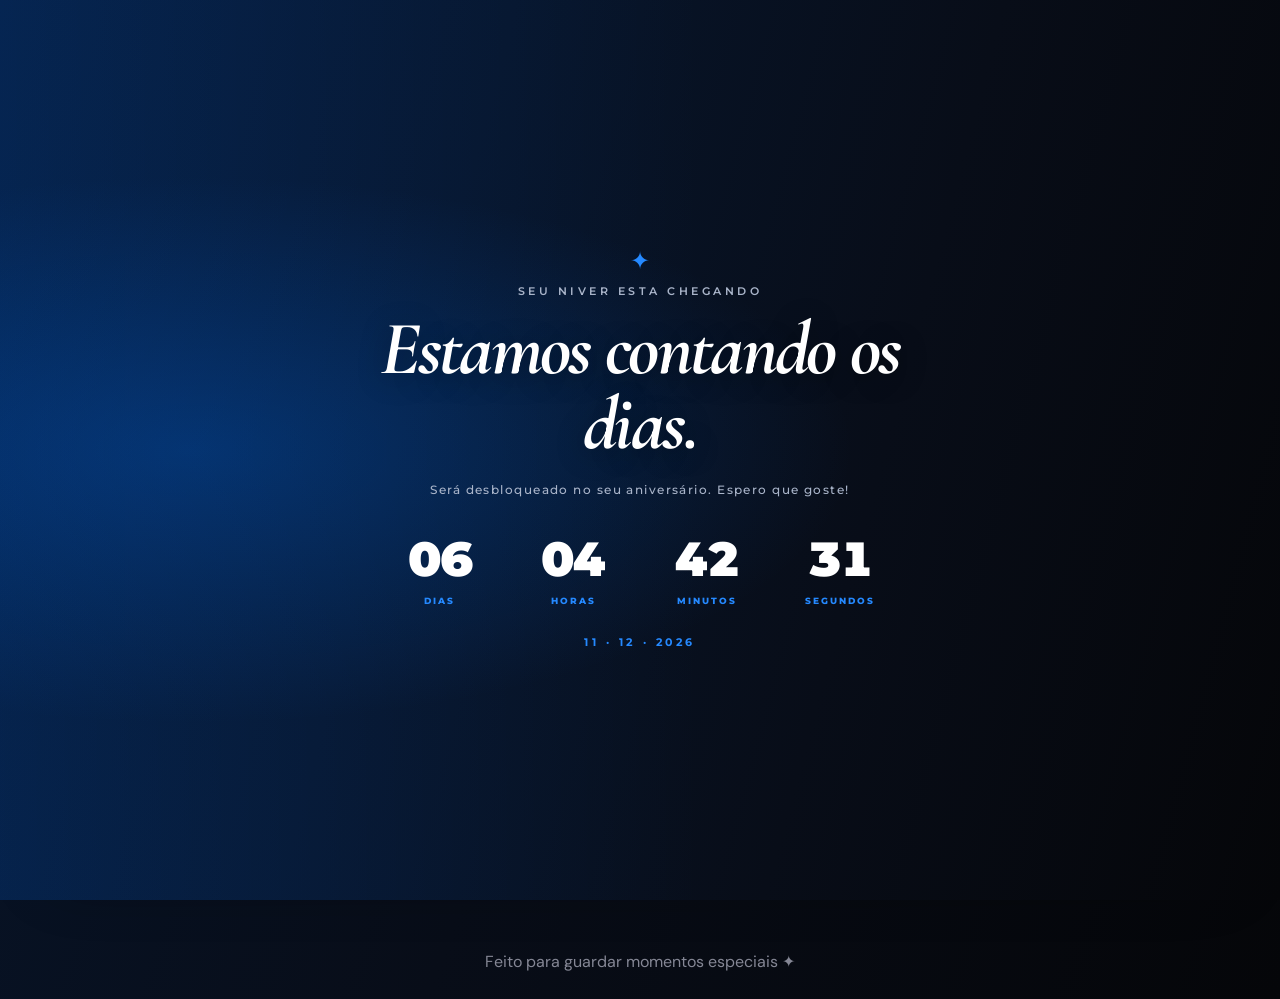
<file: index.html>
<!DOCTYPE html>
<html lang="pt-br">
<head>
  <meta charset="UTF-8">
  <meta name="viewport" content="width=device-width, initial-scale=1.0">
  <meta name="theme-color" content="#10131d">
  <title>Um dia especial</title>
  <link rel="stylesheet" href="style.css">
</head>
<body>
<header>
  <h1>Um dia especial</h1>
  <nav class="Inicio">
    <a href="index.html" class="ativo">Início</a>
    <a href="catalogo.html">Galeria</a>
    <a href="top.html">Nosso mundo</a>
    <a href="posts.html">Livro</a>
    <a href="sobre.html">Meta</a>
  </nav>
</header>

<main>
  <section class="hero-slides" aria-label="Apresentação especial">
    <article class="slide ativo">
      <img src="IMG-20261101-WA0033.jpg" alt="">
      <div class="slide-conteudo">
        <span class="selo">Uma data para celebrar</span>
        <h2>Hoje é sobre você</h2>
        <p>Memorias que guardo com carinho</p>
        <div class="slide-acoes">
          <a class="botao" href="catalogo.html">Ver memórias</a>
          <a class="botao botao-secundario" href="posts.html">Abrir nosso livro</a>
        </div>
      </div>
    </article>
    <article class="slide">
      <img src="IMG-20260106-WA0023.jpg" alt="">
      <div class="slide-conteudo">
        <span class="selo">Grandes momentos</span>
        <h2>Uma coleção de lembranças</h2>
        <p>Momentos Especiais</p>
        <div class="slide-acoes">
          <a class="botao" href="catalogo.html">Explorar galeria</a>
        </div>
      </div>
    </article>
    <article class="slide">
      <img src="tlou2.jpg" alt="">
      <div class="slide-conteudo">
        <span class="selo">Tudo que faz parte de você</span>
        <h2>Seu mundo, do seu jeito</h2>
        <p>Filmes, séries, jogos, músicas</p>
        <div class="slide-acoes">
          <a class="botao" href="top.html">Conhecer nosso mundo</a>
        </div>
      </div>
    </article>
    <div class="controles-slides">
      <div class="pontos-slides" id="pontos-slides">
        <button class="ponto-slide ativo" aria-label="Slide 1"></button>
        <button class="ponto-slide" aria-label="Slide 2"></button>
        <button class="ponto-slide" aria-label="Slide 3"></button>
      </div>
      <button type="button" id="slide-anterior" aria-label="Slide anterior">‹</button>
      <button type="button" id="slide-proximo" aria-label="Próximo slide">›</button>
    </div>
  </section>

  
</main>
<footer>Feito para guardar momentos especiais ✦</footer>

<script>
(() => {
  const slides = [...document.querySelectorAll('.slide')];
  const dots = [...document.querySelectorAll('.ponto-slide')];
  let atual = 0;
  let trocaAutomatica;
  function mostrar(indice) {
    atual = (indice + slides.length) % slides.length;
    slides.forEach((slide, i) => slide.classList.toggle('ativo', i === atual));
    dots.forEach((dot, i) => dot.classList.toggle('ativo', i === atual));
  }
  function reiniciar() {
    clearInterval(trocaAutomatica);
    trocaAutomatica = setInterval(() => mostrar(atual + 1), 6500);
  }
  document.getElementById('slide-anterior').addEventListener('click', () => { mostrar(atual - 1); reiniciar(); });
  document.getElementById('slide-proximo').addEventListener('click', () => { mostrar(atual + 1); reiniciar(); });
  dots.forEach((dot, i) => dot.addEventListener('click', () => { mostrar(i); reiniciar(); }));
  reiniciar();
})();
</script>

<div id="birthday-lock" role="dialog" aria-modal="true" aria-labelledby="titulo-contagem">
  <div class="countdown-card">
    <div class="countdown-star">✦</div>
    <span class="selo">Seu niver esta chegando</span>
    <h2 id="titulo-contagem">Estamos contando os dias.</h2>
    <p>Será desbloqueado no seu aniversário. Espero que goste!</p>
    <div class="contagem" aria-live="polite">
      <div class="tempo"><strong id="dias">00</strong><span>Dias</span></div>
      <div class="tempo"><strong id="horas">00</strong><span>Horas</span></div>
      <div class="tempo"><strong id="minutos">00</strong><span>Minutos</span></div>
      <div class="tempo"><strong id="segundos">00</strong><span>Segundos</span></div>
    </div>
    <div class="data-aniversario">11 · 12 · 2026</div>
  </div>
</div>

<script src="script.js"></script>
</body>
</html>
</file>
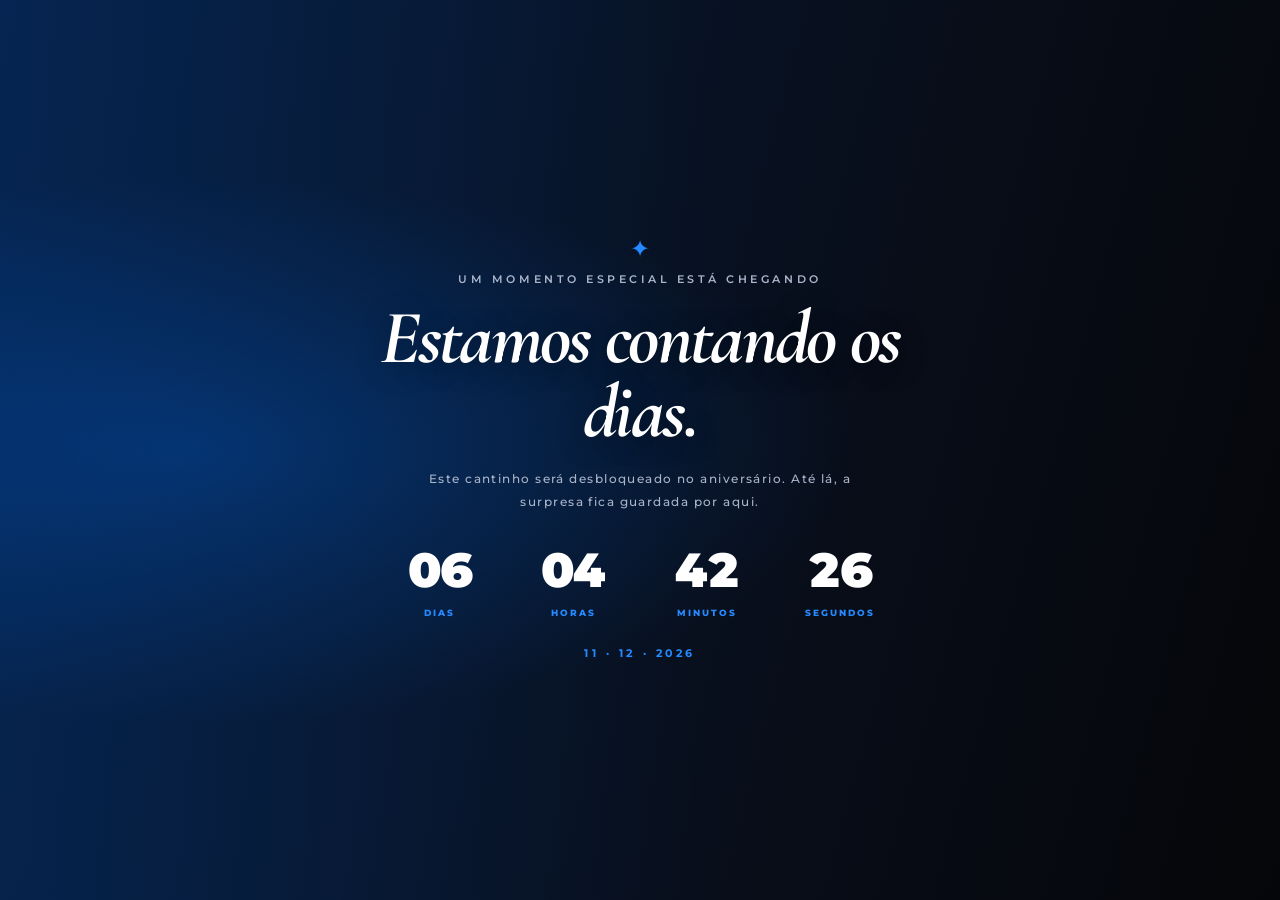
<file: sobre.html>
<!DOCTYPE html>
<html lang="pt-br">
<head>
  <meta charset="UTF-8">
  <meta name="viewport" content="width=device-width, initial-scale=1.0">
  <title>Metas e sonhos</title>
  <link rel="stylesheet" href="style.css">
</head>
<body>
<header>
  <h1>Metas & sonhos</h1>
  <nav class="Inicio">
    <a href="index.html">Início</a>
    <a href="catalogo.html">Galeria</a>
    <a href="top.html">Nosso mundo</a>
    <a href="posts.html">Livro</a>
    <a href="sobre.html" class="ativo">Metas</a>
  </nav>
</header>
<main class="pagina-metas">
  <section class="metas-card">
    <span class="selo">O que ainda vem pela frente</span>
    <h2>Nossos próximos capítulos</h2>
    <p>Um espaço para reunir sonhos, planos e experiências que ainda queremos viver.</p>
    <div class="linha"></div>
  </section>
</main>
<footer></footer>

<div id="birthday-lock" role="dialog" aria-modal="true" aria-labelledby="titulo-contagem">
  <div class="countdown-card">
    <div class="countdown-star">✦</div>
    <span class="selo">Um momento especial está chegando</span>
    <h2 id="titulo-contagem">Estamos contando os dias.</h2>
    <p>Este cantinho será desbloqueado no aniversário. Até lá, a surpresa fica guardada por aqui.</p>
    <div class="contagem" aria-live="polite">
      <div class="tempo"><strong id="dias">00</strong><span>Dias</span></div>
      <div class="tempo"><strong id="horas">00</strong><span>Horas</span></div>
      <div class="tempo"><strong id="minutos">00</strong><span>Minutos</span></div>
      <div class="tempo"><strong id="segundos">00</strong><span>Segundos</span></div>
    </div>
    <div class="data-aniversario">11 · 12 · 2026</div>
  </div>
</div>

<script src="script.js"></script>
</body>
</html>
</file>
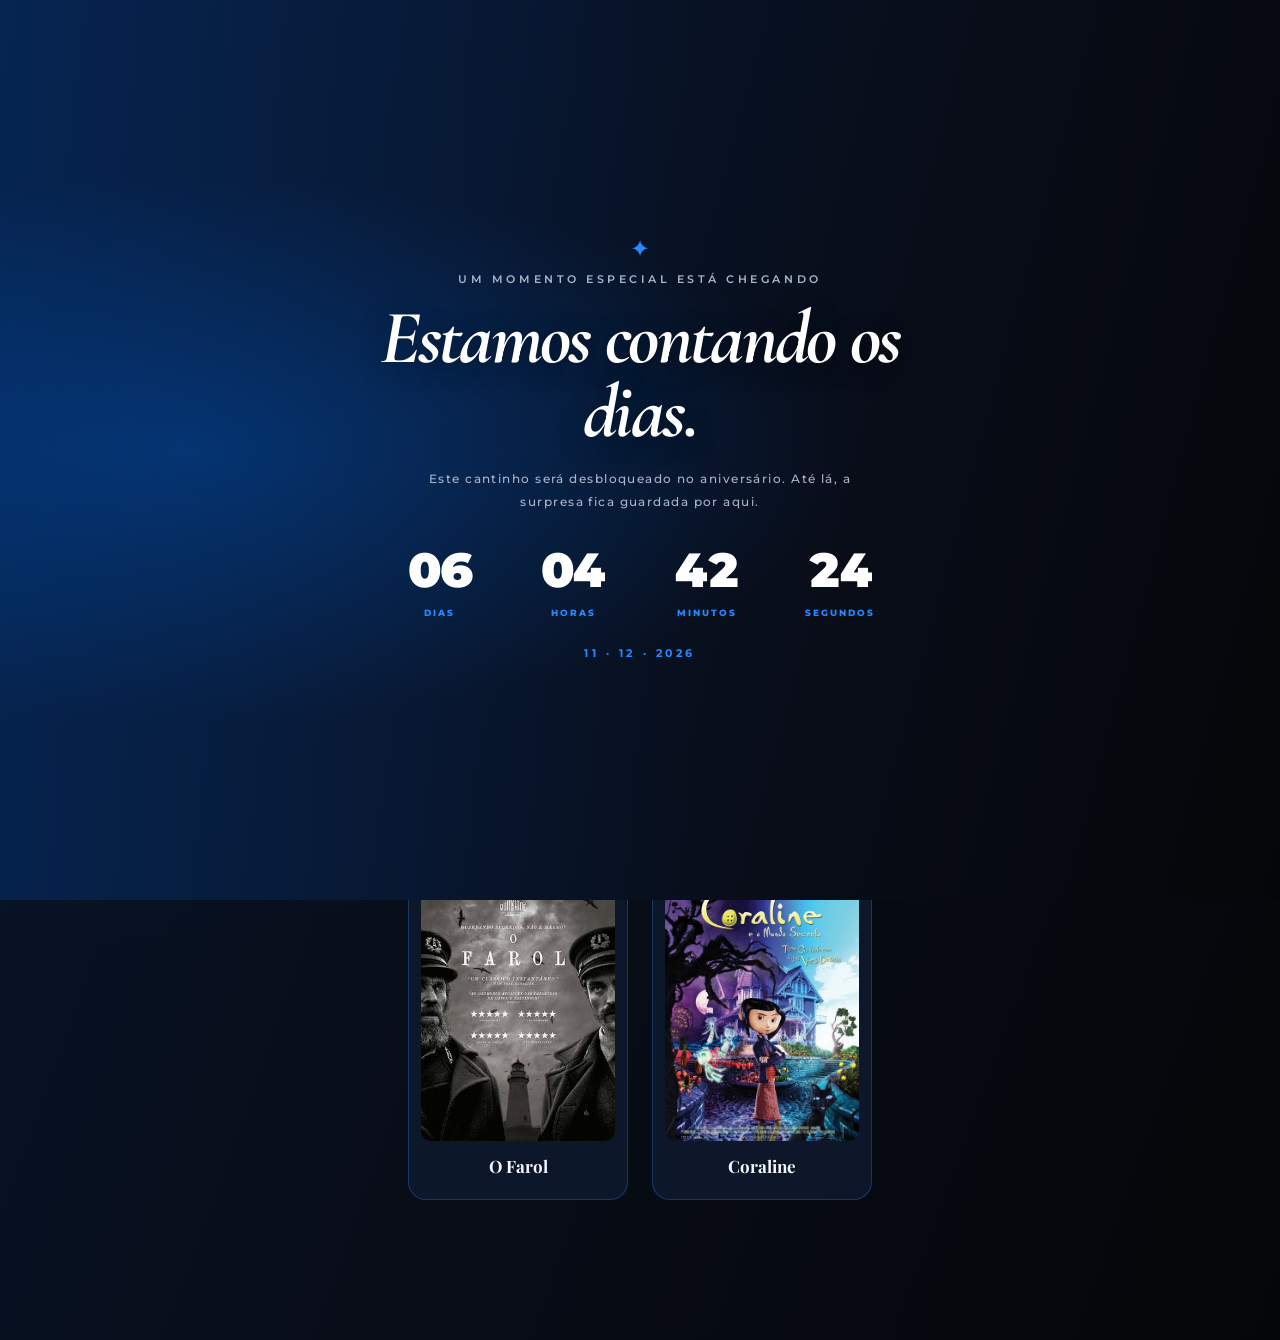
<file: top.html>
<!DOCTYPE html>
<html lang="pt-br">
<head>
    <meta charset="UTF-8">
    <title>Meu Mundo - CineBlog</title>
    <meta name="viewport" content="width=device-width, initial-scale=1.0">
    <link rel="stylesheet" href="style.css">
</head>

<body class="pagina-top">

<header>
    <h1>Nosso Mundo</h1>

    <nav class="Inicio">
        <a href="index.html">Início</a>
        <a href="catalogo.html">Galeria</a>
        <a href="top.html" class="ativo">Mundo</a>
        <a href="posts.html">Livro</a>
        <a href="sobre.html">Meta</a>
    </nav>
</header>

<main>
<section class="ranking">

    <h2>Meu Mundo</h2>
    <div class="linha"></div>

    <!-- ABAS -->
    <div class="abas-mundo">
        <button class="aba ativa" onclick="abrirAba('filmes', this)">Filmes</button>
        <button class="aba" onclick="abrirAba('series', this)">Séries</button>
        <button class="aba" onclick="abrirAba('animes', this)">Animes</button>
        <button class="aba" onclick="abrirAba('jogos', this)">Jogos</button>
        <button class="aba" onclick="abrirAba('cantores', this)">Cantores</button>
    </div>

    <!-- FILMES -->
    <div id="filmes" class="conteudo-aba ativo">
        <h2>Meus filmes</h2>

        <div class="ranking-container">

            <div class="card-top">
                <div class="card-filme">
                    <img src="obsessao.jpg" alt="Obsessão">
                    <h3>Obsessão</h3>
                </div>
            </div>

            <div class="card-top">
                <div class="card-filme">
                    <img src="whiplash.jpg" alt="Whiplash">
                    <h3>Whiplash</h3>
                </div>
            </div>

            <div class="card-top">
                <div class="card-filme">
                    <img src="waves.jpg" alt="Waves">
                    <h3>Waves</h3>
                </div>
            </div>

            <div class="card-top">
                <div class="card-filme">
                    <img src="La_La_Land_(filme).png" alt="La La Land">
                    <h3>La La Land</h3>
                </div>
            </div>

            <div class="card-top">
                <div class="card-filme">
                    <img src="o farol.jpg" alt="O Farol">
                    <h3>O Farol</h3>
                </div>
            </div>

            <div class="card-top">
                <div class="card-filme">
                    <img src="coraline.jpg" alt="Coraline">
                    <h3>Coraline</h3>
                </div>
            </div>

        </div>
    </div>

    <!-- SÉRIES -->
    <div id="series" class="conteudo-aba">
        <h2>Minhas séries</h2>

        <div class="ranking-container">

            <div class="card-top">
                <div class="card-filme">
                    <img src="breaking.jpg" alt="Breaking Bad">
                    <h3>Breaking Bad</h3>
                </div>
            </div>

        </div>
    </div>

    <!-- ANIMES -->
    <div id="animes" class="conteudo-aba">
        <h2>Meus animes</h2>

        <div class="ranking-container">

            <div class="card-top">
                <div class="card-filme">
                    <img src="hxh.jpg" alt="Hunter x Hunter">
                    <h3>Hunter x Hunter</h3>
                </div>
            </div>

            <div class="card-top">
                <div class="card-filme">
                    <img src="ippo.jpg" alt="Hajime no Ippo">
                    <h3>Hajime no Ippo</h3>
                </div>
            </div>

            <div class="card-top">
                <div class="card-filme">
                    <img src="villand.jpg" alt="Vinland Saga">
                    <h3>Vinland Saga</h3>
                </div>
            </div>

        </div>
    </div>

    <!-- JOGOS -->
    <div id="jogos" class="conteudo-aba">
        <h2>Meus jogos</h2>

        <div class="ranking-container">

            <div class="card-top">
                <div class="card-filme">
                    <img src="tlou2.jpg" alt="The Last of Us 2">
                    <h3>The Last of Us 2</h3>
                </div>
            </div>

            <div class="card-top">
                <div class="card-filme">
                    <img src="alan.avif" alt="Alan Wake 2">
                    <h3>Alan Wake 2</h3>
                </div>
            </div>

            <div class="card-top">
                <div class="card-filme">
                    <img src="sillent.jpg" alt="Silent Hill">
                    <h3>Silent Hill</h3>
                </div>
            </div>

            <div class="card-top">
                <div class="card-filme">
                    <img src="red.jpg" alt="Red Dead Redemption 2">
                    <h3>Red Dead Redemption 2</h3>
                </div>
            </div>

        </div>
    </div>

    <!-- CANTORES -->
    <div id="cantores" class="conteudo-aba">
        <h2>Meus cantores</h2>

        <div class="ranking-container">

            <div class="card-top">
                <div class="card-filme">
                    <img src="alee e brandao.jpg" alt="Alee e Brandão">
                    <h3>Alee & Brandão</h3>
                </div>
            </div>

            <div class="card-top">
                <div class="card-filme">
                    <img src="daniel.jpg" alt="Daniel Caesar">
                    <h3>Daniel Caesar</h3>
                </div>
            </div>

            <div class="card-top">
                <div class="card-filme">
                    <img src="drake.jpg" alt="Drake">
                    <h3>Drake</h3>
                </div>
            </div>

            <div class="card-top">
                <div class="card-filme">
                    <img src="frank.avif" alt="Frank Ocean">
                    <h3>Frank Ocean</h3>
                </div>
            </div>

            <div class="card-top">
                <div class="card-filme">
                    <img src="kanye.jpg" alt="Kanye West">
                    <h3>Kanye West</h3>
                </div>
            </div>

            <div class="card-top">
                <div class="card-filme">
                    <img src="travis.jpg" alt="Travis Scott">
                    <h3>Travis Scott</h3>
                </div>
            </div>

        </div>
    </div>

</section>
</main>

<footer></footer>

<script>
function abrirAba(id, botao) {

    document.querySelectorAll('.conteudo-aba')
        .forEach(aba => aba.classList.remove('ativo'));

    document.querySelectorAll('.aba')
        .forEach(aba => aba.classList.remove('ativa'));

    document.getElementById(id).classList.add('ativo');

    botao.classList.add('ativa');
}
</script>

<!-- CONTAGEM REGRESSIVA -->
<div id="birthday-lock" role="dialog" aria-modal="true" aria-labelledby="titulo-contagem">
    <div class="countdown-card">
        <div class="countdown-star">✦</div>
        <span class="selo">Um momento especial está chegando</span>

        <h2 id="titulo-contagem">Estamos contando os dias.</h2>

        <p>Este cantinho será desbloqueado no aniversário. Até lá, a surpresa fica guardada por aqui.</p>

        <div class="contagem" aria-live="polite">
            <div class="tempo"><strong id="dias">00</strong><span>Dias</span></div>
            <div class="tempo"><strong id="horas">00</strong><span>Horas</span></div>
            <div class="tempo"><strong id="minutos">00</strong><span>Minutos</span></div>
            <div class="tempo"><strong id="segundos">00</strong><span>Segundos</span></div>
        </div>

        <div class="data-aniversario">11 · 12 · 2026</div>
    </div>
</div>

<script src="script.js"></script>

</body>
</html>
</file>
<file: style.css>
@import url('https://fonts.googleapis.com/css2?family=Cormorant+Garamond:ital,wght@0,600;0,700;1,600;1,700&family=Montserrat:wght@400;500;600;700;800;900&display=swap');

@import url('https://fonts.googleapis.com/css2?family=DM+Sans:wght@400;500;600;700&family=Playfair+Display:wght@500;600;700&display=swap');

:root {
  --bg: #10131d;
  --bg-soft: #171c29;
  --panel: rgba(30, 36, 52, .88);
  --panel-solid: #1e2434;
  --text: #f5f0e8;
  --muted: #b9b6b0;
  --gold: #d9b779;
  --gold-light: #f0d8a8;
  --line: rgba(217,183,121,.25);
  --shadow: 0 22px 60px rgba(0,0,0,.28);
}
* { box-sizing: border-box; }
html { scroll-behavior: smooth; }
body {
  margin: 0; min-height: 100vh; color: var(--text);
  background: radial-gradient(ellipse at 15% 0%, #25283a 0, transparent 42%), var(--bg);
  font-family: 'DM Sans', 'Segoe UI', sans-serif;
  line-height: 1.6;
}
img { max-width: 100%; }
header {
  position: relative; z-index: 5; padding: 22px 5vw 18px;
  text-align: center; background: rgba(16,19,29,.88);
  border-bottom: 1px solid var(--line); backdrop-filter: blur(16px);
}
header h1 {
  margin: 0 0 13px; color: var(--gold-light);
  font: 600 clamp(25px,3vw,36px)/1.2 'Playfair Display', Georgia, serif;
  letter-spacing: .04em;
}
nav.Inicio { display:flex; justify-content:center; align-items:center; flex-wrap:wrap; gap:8px 12px; }
nav a {
  display:inline-block; padding:8px 14px; color:var(--muted); text-decoration:none;
  font-size:14px; font-weight:600; border-radius:30px; transition:.25s;
}
nav a:hover, nav a.ativo { color:var(--bg); background:var(--gold); }
main { width:min(1200px, 92%); margin:0 auto; }
h2,h3 { font-family:'Playfair Display', Georgia, serif; }
h2 { color:var(--gold-light); }
p { color:var(--muted); }
footer { min-height:40px; padding:25px; text-align:center; color:#858795; }

/* Página inicial / apresentação em slides */
.hero-slides {
  position:relative; width:100%; min-height:min(690px,76vh); margin:32px auto 70px;
  overflow:hidden; border:1px solid var(--line); border-radius:26px; box-shadow:var(--shadow);
  background:#202638;
}
.slide { display:none; position:relative; min-height:min(690px,76vh); }
.slide.ativo { display:flex; align-items:center; animation:slideIn .7s ease both; }
.slide img {
  position:absolute; inset:0; width:100%; height:100%; object-fit:cover;
  filter:brightness(.48); border-radius:0; transition:none;
}
.slide::after {
  content:""; position:absolute; inset:0;
  background:linear-gradient(90deg,rgba(12,15,24,.96) 0%,rgba(12,15,24,.72) 48%,rgba(12,15,24,.12) 100%);
}
.slide-conteudo { position:relative; z-index:1; width:min(650px,85%); padding:clamp(30px,7vw,85px); }
.selo { color:var(--gold); text-transform:uppercase; letter-spacing:.22em; font-size:12px; font-weight:700; }
.slide h2 { margin:14px 0; font-size:clamp(38px,6vw,68px); line-height:1.08; }
.slide p { max-width:540px; font-size:17px; }
.slide-acoes { display:flex; gap:12px; flex-wrap:wrap; margin-top:26px; }
.controles-slides { position:absolute; z-index:2; bottom:25px; right:28px; display:flex; align-items:center; gap:10px; }
.controles-slides button, .seta-slide {
  width:42px; height:42px; border:1px solid rgba(255,255,255,.35); border-radius:50%;
  color:white; background:rgba(10,12,20,.5); cursor:pointer; font-size:20px; transition:.2s;
}
.controles-slides button:hover { background:var(--gold); color:var(--bg); }
.pontos-slides { display:flex; gap:7px; margin-right:8px; }
.ponto-slide { width:8px; height:8px; border:0; border-radius:10px; background:#777; padding:0; cursor:pointer; }
.ponto-slide.ativo { width:24px; background:var(--gold); }
.botao, .botao-destaque {
  display:inline-flex; justify-content:center; align-items:center; padding:12px 22px;
  border-radius:30px; color:#171923; background:var(--gold); border:1px solid var(--gold);
  text-decoration:none; font-weight:700; cursor:pointer; transition:.25s;
}
.botao:hover, .botao-destaque:hover { background:var(--gold-light); transform:translateY(-2px); }
.botao-secundario { background:transparent; color:var(--text); border-color:rgba(255,255,255,.35); }
.botao-secundario:hover { color:var(--bg); background:var(--text); }
.bloco-home { padding:20px 0 65px; }
.titulo-secao { text-align:center; margin:0 0 8px; font-size:clamp(27px,4vw,38px); }
.subtitulo-secao { text-align:center; margin:0 auto 30px; max-width:600px; }
.linha { width:65px; height:2px; margin:15px auto 30px; background:var(--gold); border-radius:2px; }
.grid-filmes,.ranking-container { display:flex; flex-wrap:wrap; justify-content:center; gap:24px; padding:20px 0; }
.card-filme {
  display:block; width:205px; overflow:hidden; text-align:center; text-decoration:none;
  color:var(--text); background:var(--panel); border:1px solid var(--line);
  border-radius:16px; padding:10px; transition:.25s;
}
.card-filme img { display:block; width:100%; height:270px; object-fit:cover; border-radius:10px; filter:none; }
.card-filme h3 { margin:12px 4px 6px; font-size:17px; }
.card-filme:hover,.card-top:hover,.post-item:hover { transform:translateY(-5px); border-color:var(--gold); box-shadow:0 15px 35px rgba(0,0,0,.25); }

/* Cards e conteúdo legado */
.destaque { padding:45px 0; text-align:center; }
.categoria { margin:35px 0; }
.categoria h2 { border-left:3px solid var(--gold); padding-left:13px; }
.filme-container,.post-item {
  display:flex; gap:32px; align-items:flex-start; padding:clamp(20px,4vw,38px);
  margin:38px auto; max-width:1050px; background:var(--panel); border:1px solid var(--line);
  border-radius:20px; box-shadow:var(--shadow); transition:.25s;
}
.filme-container img,.post-item img { width:230px; max-height:340px; object-fit:cover; border-radius:13px; filter:none; }
.filme-info { max-width:650px; }
.filme-info h2,.post-conteudo h2 { margin-top:0; color:var(--gold-light); font-size:30px; }
.info-extra p,.post-conteudo p { color:var(--muted); line-height:1.8; }
#overlay { position:fixed; inset:0; z-index:1000; display:none; align-items:center; justify-content:center; background:rgba(0,0,0,.88); padding:20px; }
#modal-video { position:relative; width:min(850px,95vw); }
#modal-video iframe { width:100%; aspect-ratio:16/9; height:auto; border:0; border-radius:14px; }
#fechar { position:absolute; right:0; top:-42px; color:white; cursor:pointer; font-size:28px; }
.info-post span { display:inline-block; background:#303749; padding:5px 10px; border-radius:20px; margin:5px; font-size:13px; }

/* Mundo */
.pagina-top .ranking { padding:50px 0 70px; text-align:center; }
.pagina-top .ranking > h2 { font-size:36px; }
.abas-mundo,.abas { display:flex; justify-content:center; align-items:center; flex-wrap:wrap; gap:10px; width:100%; margin:25px auto 38px; }
.aba {
  padding:11px 20px; border:1px solid var(--line); border-radius:30px;
  background:var(--panel); color:var(--muted); cursor:pointer; font:600 14px 'DM Sans',sans-serif;
  transition:.2s;
}
.aba:hover,.aba.ativa { color:#171923; background:var(--gold); border-color:var(--gold); }
.conteudo-aba { display:none; }
.conteudo-aba.ativo { display:block; animation:slideIn .35s ease; }
.conteudo-aba > h2 { text-align:center; }
.card-top { width:220px; padding:12px; background:var(--panel); border:1px solid var(--line); border-radius:18px; transition:.25s; }
.card-top .card-filme { width:auto; padding:0; border:0; background:transparent; box-shadow:none; }
.posicao { display:block; color:var(--gold); font-weight:700; margin:4px 0 10px; }
.grid-mundo { display:flex; flex-wrap:wrap; justify-content:center; gap:22px; margin-top:25px; }
.card-mundo { width:175px; padding:10px; text-align:center; background:var(--panel); border:1px solid var(--line); border-radius:14px; }
.card-mundo img { width:100%; height:220px; object-fit:cover; border-radius:9px; filter:none; }
.card-mundo h3 { min-height:36px; font-size:15px; margin:10px 0; }
.nota-mundo { color:var(--gold-light); font-weight:700; }
.botao-favorito,.botao-excluir { width:100%; padding:8px; margin-top:6px; border:0; border-radius:7px; cursor:pointer; }
.botao-favorito { background:#343b4d; color:white; }
.botao-favorito.marcado { background:var(--gold); color:#171923; }
.botao-excluir { background:#963e4a; color:white; }
.adicionar-item { width:175px; min-height:300px; border:1px dashed var(--gold); border-radius:14px; color:var(--text); background:rgba(217,183,121,.04); cursor:pointer; }
.adicionar-item:hover { background:rgba(217,183,121,.12); }
.adicionar-item span { color:var(--gold); font-size:60px; }
.adicionar-item p { font-size:14px; }
.modal-mundo { display:none; position:fixed; inset:0; z-index:2000; align-items:center; justify-content:center; padding:15px; background:rgba(0,0,0,.86); }
.conteudo-modal { position:relative; width:100%; max-width:750px; max-height:85vh; overflow:auto; padding:30px; border:1px solid var(--line); border-radius:18px; background:var(--panel-solid); }
.conteudo-modal h2 { color:var(--gold-light); }
.fechar-modal { position:absolute; right:15px; top:10px; color:white; background:none; border:0; font-size:30px; cursor:pointer; }
.pesquisa-mundo { display:flex; gap:10px; margin:20px 0; }
.pesquisa-mundo input { flex:1; min-width:0; padding:12px; color:white; background:#111622; border:1px solid #4a5060; border-radius:8px; }
.pesquisa-mundo button,.resultado-item button { padding:10px 15px; color:#171923; background:var(--gold); border:0; border-radius:8px; cursor:pointer; }
#resultados-pesquisa { display:flex; flex-wrap:wrap; gap:15px; margin-top:20px; }
.resultado-item { width:140px; padding:10px; text-align:center; background:#111622; border-radius:10px; }
.resultado-item img { width:100%; height:170px; object-fit:cover; filter:none; }
.resultado-item h3 { min-height:35px; font-size:13px; }
.resultado-item button { width:100%; }
.sem-itens { width:100%; color:var(--muted); }

/* Galeria */
.galeria { padding:45px 0 70px; }
.galeria > h2 { text-align:center; font-size:36px; }
.grid-galeria { display:grid; grid-template-columns:repeat(auto-fill,minmax(210px,1fr)); gap:20px; width:100%; }
.foto-container { width:100%; aspect-ratio:3/4; overflow:hidden; border-radius:15px; border:1px solid var(--line); }
.foto-galeria { display:block; width:100%; height:100%; object-fit:cover; cursor:pointer; filter:none; transition:transform .35s; }
.foto-galeria:hover { transform:scale(1.05); }
.visualizador { display:none; position:fixed; inset:0; z-index:9999; justify-content:center; align-items:center; padding:15px; background:rgba(0,0,0,.96); }
.visualizador img { width:auto; height:auto; max-width:96vw; max-height:92vh; object-fit:contain; border-radius:10px; filter:none; }
#fechar-foto { position:absolute; top:12px; right:25px; z-index:10000; color:white; font-size:45px; cursor:pointer; }

/* Livro */
.area-livro { min-height:650px; display:flex; flex-direction:column; align-items:center; justify-content:center; padding:45px 20px; }
.livro { position:relative; width:100%; max-width:700px; min-height:470px; perspective:1500px; }
.capa,.pagina { width:100%; min-height:470px; padding:clamp(25px,6vw,55px); border-radius:12px; background:#f1e7d7; color:#43382e; box-shadow:var(--shadow); }
.capa { display:flex; flex-direction:column; justify-content:center; align-items:center; text-align:center; color:#f5e9d5; background:linear-gradient(145deg,#4a4352,#242b3b); border:7px double var(--gold); }
.capa h2 { color:var(--gold-light); font-size:40px; }
.detalhe-capa { color:var(--gold); font-size:50px; }
.capa button,.controles-livro button { padding:12px 22px; border:0; border-radius:30px; cursor:pointer; font-size:15px; }
.capa button { margin-top:25px; color:#171923; background:var(--gold); }
.pagina { display:none; position:absolute; inset:0; overflow:hidden; }
.pagina-ativa { display:flex; flex-direction:column; animation:virarPagina .55s ease; }
@keyframes virarPagina { from {transform:rotateY(-12deg);opacity:0} to {transform:rotateY(0);opacity:1} }
.pagina h2 { color:#59483b; font-size:28px; }
.pagina p { color:#5a5148; font:18px/1.8 Georgia,serif; }
.numero-pagina { position:absolute; bottom:20px; right:25px; color:#8b7560; }
.foto-livro { display:block; max-width:230px; max-height:180px; width:auto; height:auto; object-fit:contain; margin:20px auto; padding:8px; background:white; box-shadow:0 3px 10px rgba(0,0,0,.2); transform:rotate(-3deg); }
.decoracao { margin-top:35px; text-align:center; color:#a77b67; font-size:35px; }
.controles-livro { display:flex; align-items:center; justify-content:center; gap:25px; margin-top:25px; }
.controles-livro button { color:#171923; background:var(--gold); }
.controles-livro span { color:var(--muted); }

/* Página de metas */
.pagina-metas { padding:60px 0; }
.metas-card { max-width:850px; margin:25px auto; padding:clamp(25px,5vw,50px); background:var(--panel); border:1px solid var(--line); border-radius:22px; text-align:center; }
.metas-card h2 { font-size:36px; }

/* Bloqueio e contagem regressiva */
#birthday-lock {
  position:fixed; inset:0; z-index:999999; display:flex; align-items:center; justify-content:center;
  padding:22px; background:radial-gradient(ellipse at 50% 10%,#343247 0%,#171b2a 48%,#0d1019 100%);
}
#birthday-lock[hidden] { display:none !important; }
.countdown-card { width:min(680px,100%); padding:clamp(28px,6vw,58px); text-align:center; border:1px solid rgba(217,183,121,.45); border-radius:26px; background:rgba(23,28,42,.84); box-shadow:0 25px 90px rgba(0,0,0,.4); }
.countdown-star { color:var(--gold); font-size:34px; }
.countdown-card .selo { display:block; margin-top:12px; }
.countdown-card h2 { margin:12px 0; font-size:clamp(32px,6vw,52px); line-height:1.12; }
.countdown-card p { margin:10px auto 25px; max-width:470px; }
.contagem { display:grid; grid-template-columns:repeat(4,1fr); gap:10px; margin:25px 0; }
.tempo { padding:16px 8px; background:rgba(255,255,255,.06); border:1px solid var(--line); border-radius:13px; }
.tempo strong { display:block; color:var(--gold-light); font-size:clamp(28px,5vw,42px); line-height:1.2; font-variant-numeric:tabular-nums; }
.tempo span { color:var(--muted); font-size:11px; text-transform:uppercase; letter-spacing:.12em; }
.data-aniversario { color:var(--gold); font-weight:700; letter-spacing:.08em; }
@keyframes slideIn { from {opacity:0;transform:translateY(10px)} to {opacity:1;transform:translateY(0)} }

@media (max-width:700px) {
  header { padding:18px 12px; }
  nav.Inicio { gap:5px; }
  nav a { padding:7px 10px; font-size:13px; }
  .hero-slides,.slide { min-height:600px; }
  .slide::after { background:linear-gradient(0deg,rgba(12,15,24,.96),rgba(12,15,24,.48)); }
  .slide-conteudo { width:100%; padding:30px 25px 85px; align-self:flex-end; }
  .slide p { font-size:15px; }
  .controles-slides { bottom:17px; right:17px; }
  .filme-container,.post-item { flex-direction:column; align-items:center; }
  .filme-container img,.post-item img { width:min(250px,100%); }
  .card-filme { width: min(190px, 44vw); }
  .card-filme img { height:230px; }
  .pesquisa-mundo { flex-direction:column; }
  .capa,.pagina { min-height:440px; }
  .controles-livro { gap:10px; }
  .contagem { gap:6px; }
  .tempo { padding:12px 4px; }
  .tempo span { font-size:9px; letter-spacing:.04em; }
}

/* ===== NOVO VISUAL DA CONTAGEM REGRESSIVA ===== */

#birthday-lock {
  overflow: hidden;
  background:
    radial-gradient(ellipse at 18% 48%, rgba(71, 0, 112, .30), transparent 42%),
    linear-gradient(105deg, #21002f 0%, #160020 34%, #09090d 66%, #050507 100%);
}

#birthday-lock::before {
  content: "";
  position: absolute;
  inset: 0;
  pointer-events: none;
  background: linear-gradient(90deg, rgba(83, 0, 120, .10), transparent 55%);
}

.countdown-card {
  position: relative;
  z-index: 1;
  width: min(720px, 100%);
  padding: clamp(30px, 6vw, 66px);
  border: 0;
  border-radius: 0;
  background: transparent;
  box-shadow: none;
  text-align: center;
}

.countdown-star {
  color: #f00088;
  font-size: 24px;
  line-height: 1;
  margin-bottom: 10px;
}

.countdown-card .selo {
  margin-top: 0;
  color: #bcb5c5;
  font-family: 'Montserrat', sans-serif;
  font-size: 11px;
  font-weight: 600;
  letter-spacing: .32em;
  text-transform: uppercase;
}

.countdown-card h2 {
  margin: 12px 0 14px;
  color: #fff;
  font-family: 'Cormorant Garamond', Georgia, serif;
  font-size: clamp(46px, 8vw, 76px);
  font-style: italic;
  font-weight: 700;
  line-height: .98;
  letter-spacing: -.035em;
  text-shadow: 0 4px 28px rgba(0,0,0,.35);
}

.countdown-card p {
  max-width: 490px;
  margin: 18px auto 30px;
  color: #bcb8c4;
  font-family: 'Montserrat', sans-serif;
  font-size: 12px;
  font-weight: 500;
  line-height: 1.9;
  letter-spacing: .12em;
}

.contagem {
  max-width: 510px;
  margin: 30px auto 25px;
  gap: clamp(10px, 3vw, 24px);
}

.tempo {
  padding: 0 4px;
  border: 0;
  border-radius: 0;
  background: transparent;
}

.tempo strong {
  color: #fff;
  font-family: 'Montserrat', sans-serif;
  font-size: clamp(32px, 6vw, 48px);
  font-weight: 900;
  line-height: 1.15;
  letter-spacing: -.045em;
  font-variant-numeric: tabular-nums;
}

.tempo span {
  display: block;
  margin-top: 7px;
  color: #f00088;
  font-family: 'Montserrat', sans-serif;
  font-size: 9px;
  font-weight: 800;
  letter-spacing: .22em;
  text-transform: uppercase;
}

.data-aniversario {
  margin-top: 24px;
  color: #f00088;
  font-family: 'Montserrat', sans-serif;
  font-size: 11px;
  font-weight: 700;
  letter-spacing: .32em;
}

@media (max-width: 520px) {
  #birthday-lock { padding: 18px; }
  .countdown-card { padding: 30px 12px; }
  .countdown-card .selo { font-size: 9px; letter-spacing: .2em; }
  .countdown-card h2 { font-size: clamp(40px, 12vw, 58px); }
  .countdown-card p { font-size: 10px; letter-spacing: .07em; }
  .contagem { gap: 5px; }
  .tempo strong { font-size: clamp(27px, 8vw, 38px); }
  .tempo span { font-size: 8px; letter-spacing: .12em; }
}
/* ===== IDENTIDADE VISUAL AZUL E PRETO ===== */

:root {
    --bg: #070a12;
    --bg-soft: #10182a;
    --panel: rgba(15, 25, 45, .90);
    --panel-solid: #10182a;
    --text: #f5f7ff;
    --muted: #aab5ca;

    --gold: #2589ff;
    --gold-light: #70b5ff;
    --line: rgba(37, 137, 255, .30);

    --shadow: 0 22px 60px rgba(0, 0, 0, .45);
}

/* FUNDO GERAL */

body {
    background:
        radial-gradient(ellipse at 10% 20%, rgba(0, 75, 160, .22), transparent 45%),
        linear-gradient(110deg, #07152b 0%, #080d18 48%, #050609 100%);
    color: var(--text);
}

/* CABEÇALHO */

header {
    background: rgba(5, 9, 18, .92);
    border-bottom: 1px solid var(--line);
}

header h1 {
    color: var(--gold-light);
}

/* TÍTULOS */

h2 {
    color: var(--gold-light);
}

/* MENU */

nav a:hover,
nav a.ativo {
    color: white;
    background: #176bd1;
}

/* BOTÕES */

.botao,
.botao-destaque {
    color: white;
    background: #176bd1;
    border-color: #2589ff;
}

.botao:hover,
.botao-destaque:hover {
    background: #2589ff;
}

.linha {
    background: #2589ff;
}

/* CARTÕES */

.card-filme,
.card-top,
.card-mundo,
.post-item,
.metas-card {
    background: var(--panel);
    border-color: var(--line);
}

.card-filme:hover,
.card-top:hover,
.post-item:hover,
.card-mundo:hover {
    border-color: #2589ff;
    box-shadow: 0 10px 35px rgba(0, 90, 200, .22);
}

/* ABAS */

.aba:hover,
.aba.ativa {
    color: white;
    background: #176bd1;
    border-color: #2589ff;
}

/* FAVORITOS */

.botao-favorito.marcado {
    background: #176bd1;
    color: white;
}

/* ADICIONAR ITEM */

.adicionar-item {
    border-color: #2589ff;
    background: rgba(37, 137, 255, .04);
}

.adicionar-item:hover {
    background: rgba(37, 137, 255, .14);
}

.adicionar-item span {
    color: #2589ff;
}

/* MODAIS */

.conteudo-modal {
    background: #10182a;
    border-color: var(--line);
}

.conteudo-modal h2 {
    color: var(--gold-light);
}

/* GALERIA */

.foto-container {
    border-color: var(--line);
}

/* LIVRO */

.capa,
.pagina {
    background: #10182a;
    color: #f5f7ff;
    border: 1px solid var(--line);
}

.capa {
    background: linear-gradient(130deg, #102b50, #080d18);
    color: white;
    border: 7px double #2589ff;
}

.capa h2,
.pagina h2 {
    color: #70b5ff;
}

.pagina p {
    color: #c5d0e2;
}

.numero-pagina {
    color: #70b5ff;
}

.controles-livro button,
.capa button {
    background: #176bd1;
    color: white;
}

/* ===== CONTAGEM REGRESSIVA ===== */

#birthday-lock {
    background:
        radial-gradient(
            ellipse at 15% 50%,
            rgba(0, 100, 220, .30),
            transparent 43%
        ),
        linear-gradient(
            105deg,
            #061b3a 0%,
            #07152b 34%,
            #080d18 66%,
            #050609 100%
        );
}

#birthday-lock::before {
    background: linear-gradient(
        90deg,
        rgba(0, 110, 255, .12),
        transparent 55%
    );
}

.countdown-card .selo {
    color: #aab5ca;
}

.countdown-card h2 {
    color: white;
    font-family: 'Cormorant Garamond', Georgia, serif;
}

.countdown-card p {
    color: #aab5ca;
}

.countdown-star {
    color: #2589ff;
}

.tempo strong {
    color: white;
}

.tempo span {
    color: #2589ff;
}

.data-aniversario {
    color: #2589ff;
}
/* FOTOS E VÍDEOS DA GALERIA */

.foto-container {
    width: 100%;
    aspect-ratio: 3 / 4;
    overflow: hidden;
    border-radius: 15px;
    border: 1px solid var(--line);
}

.foto-galeria,
.foto-container video {
    display: block;
    width: 100%;
    height: 100%;
    object-fit: cover;
    border-radius: 15px;
}

.foto-galeria {
    cursor: pointer;
    transition: transform .35s;
}
</file>
